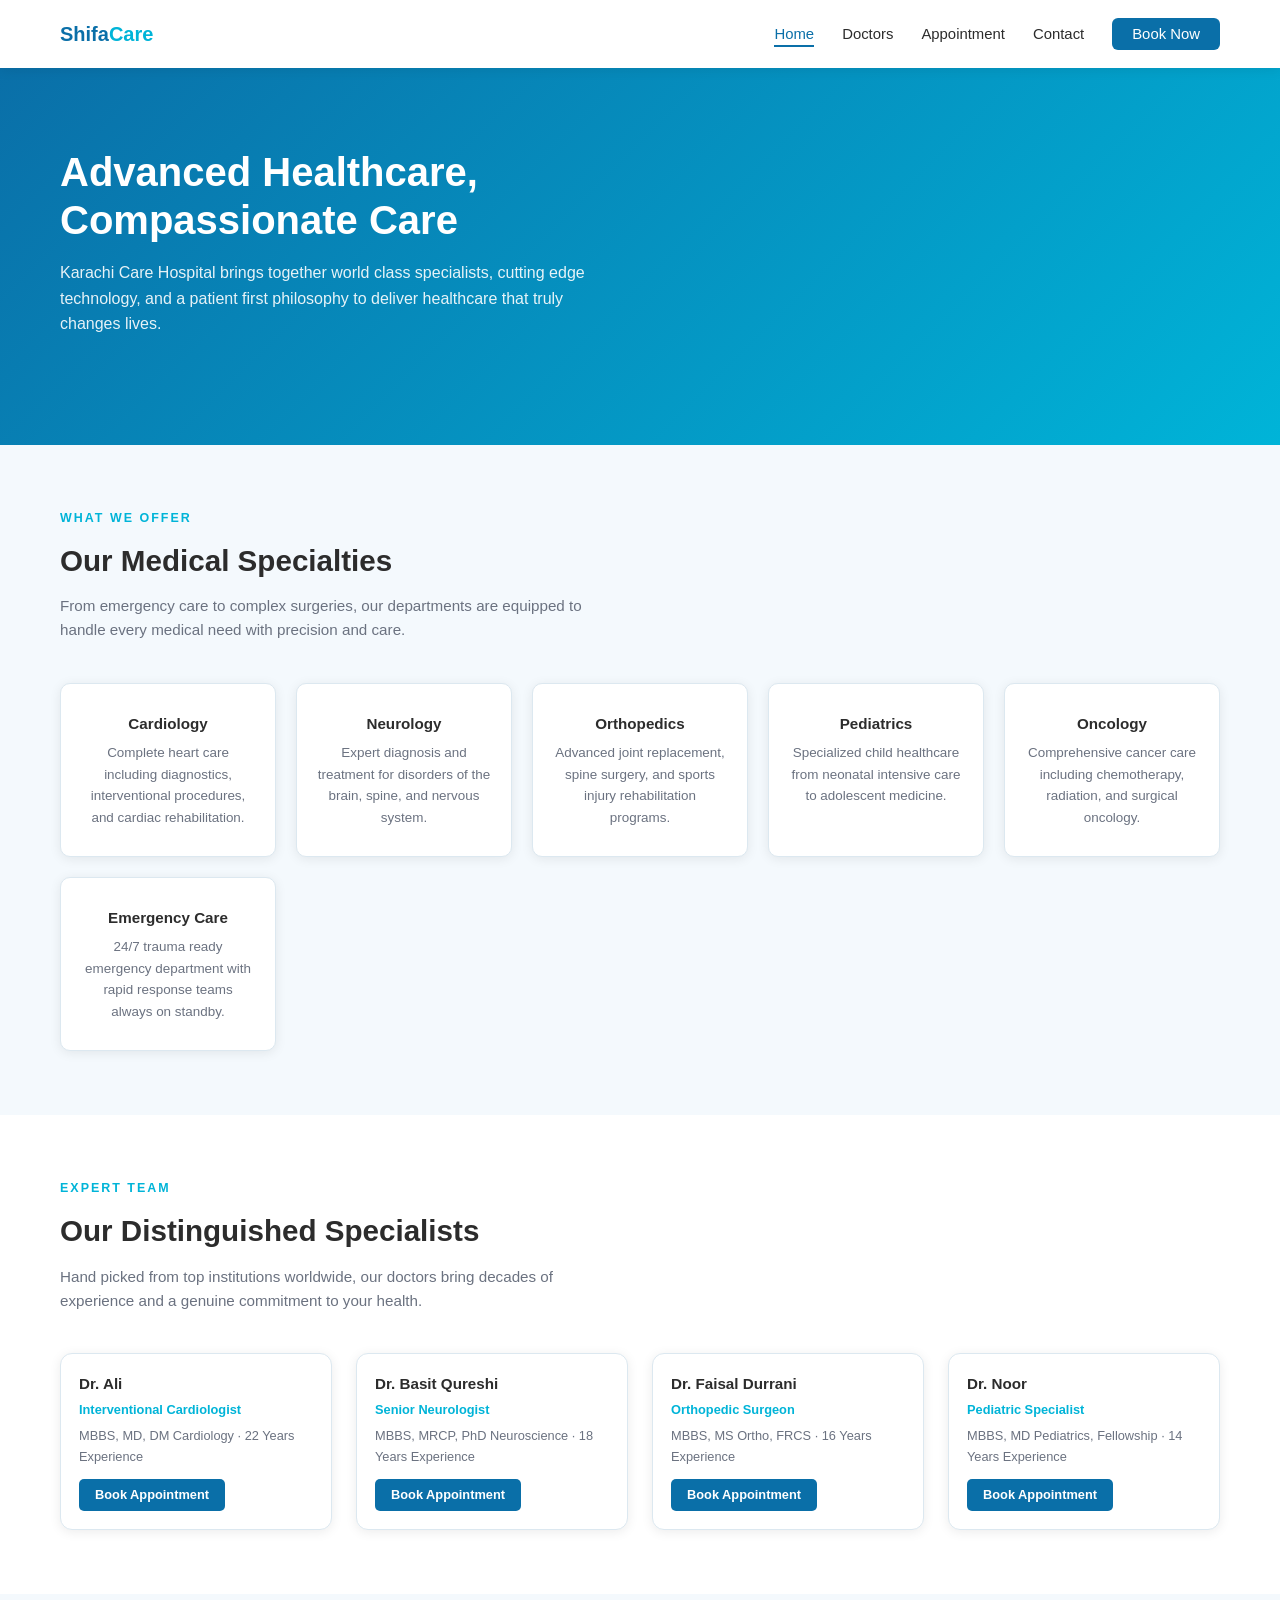
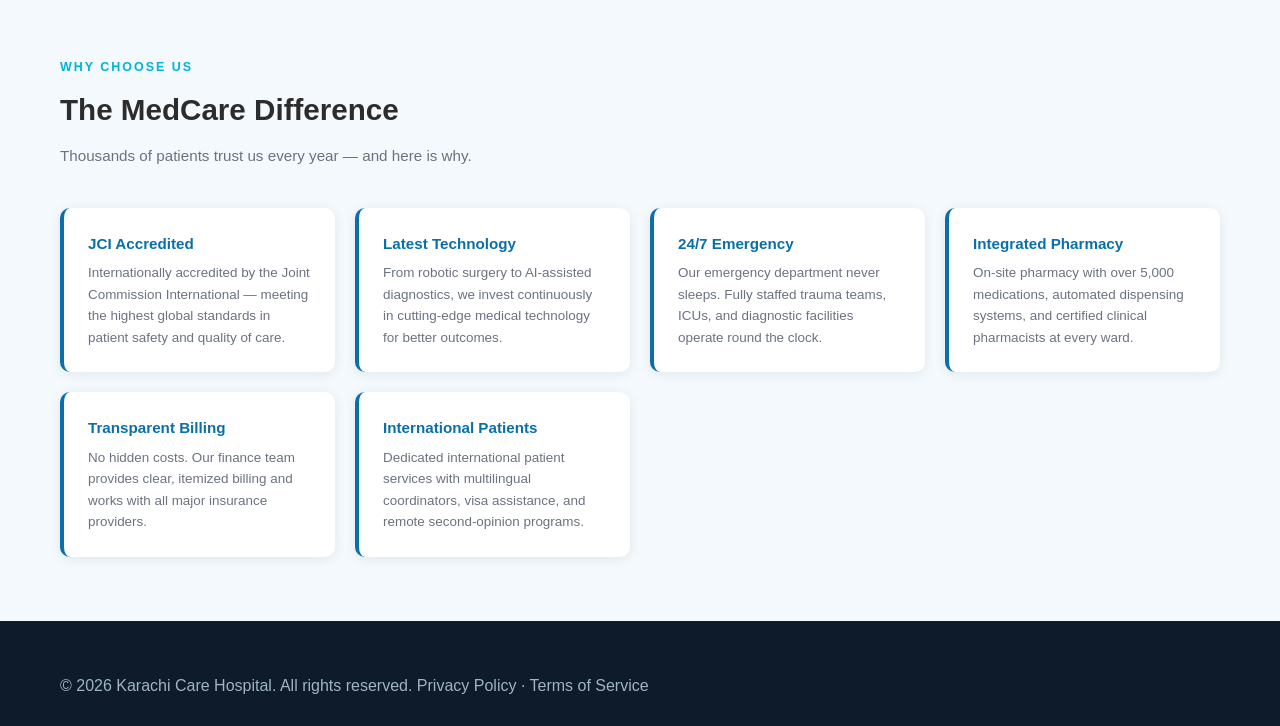
<file: index.html>
<!DOCTYPE html>
<html lang="en">
<head>
  <meta charset="UTF-8"/>
  <meta name="viewport" content="width=device-width, initial-scale=1.0"/>
  <title>Karachi Kids Hospital</title>
  <link rel="stylesheet" href="style.css"/>
</head>
<body>

  <nav>
    <a href="index.html" class="logo">

      <span class="logo-text">Shifa<span>Care</span></span>
    </a>
    <ul>
      <li><a href="index.html" class="active">Home</a></li>
      <li><a href="doctors.html">Doctors</a></li>
      <!-- <li><a href="appointment.html"></a></li> -->
      <li><a href="login.html">Appointment</a></li>
      <li><a href="contact.html">Contact</a></li>
<li><a href="login.html" class="nav-cta">Book Now</a></li>    </ul>
  </nav>



  <section class="hero">
    <div class="hero-content">
      <h1>Advanced Healthcare, Compassionate Care</h1>
      <p>Karachi Care Hospital brings together world class specialists, cutting edge technology, and a patient first philosophy to deliver healthcare that truly changes lives.</p>

      </div>
    </div>

  </section>

  <section class="services-bg">
    <div class="section-label">What We Offer</div>
    <div class="section-title">Our Medical Specialties</div>
    <p class="section-sub">From emergency care to complex surgeries, our departments are equipped to handle every medical need with precision and care.</p>
    <div class="services-grid">
      <div class="service-card">
        <h3>Cardiology</h3>
        <p>Complete heart care including diagnostics, interventional procedures, and cardiac rehabilitation.</p>
      </div>
      <div class="service-card">
        <h3>Neurology</h3>
        <p>Expert diagnosis and treatment for disorders of the brain, spine, and nervous system.</p>
      </div>
      <div class="service-card">
        <h3>Orthopedics</h3>
        <p>Advanced joint replacement, spine surgery, and sports injury rehabilitation programs.</p>
      </div>
      <div class="service-card">
        <h3>Pediatrics</h3>
        <p>Specialized child healthcare from neonatal intensive care to adolescent medicine.</p>
      </div>
      <div class="service-card">
        <h3>Oncology</h3>
        <p>Comprehensive cancer care including chemotherapy, radiation, and surgical oncology.</p>
      </div>
      <div class="service-card">
        <h3>Emergency Care</h3>
        <p>24/7 trauma ready emergency department with rapid response teams always on standby.</p>
      </div>
    </div>
  </section>

  <section>
    <div class="section-label">Expert Team</div>
    <div class="section-title">Our Distinguished Specialists</div>
    <p class="section-sub">Hand picked from top institutions worldwide, our doctors bring decades of experience and a genuine commitment to your health.</p>
    <div class="doctors-grid">
      <div class="doctor-card">
        <div class="doctor-info">
          <h3>Dr. Ali</h3>
          <div class="doctor-spec">Interventional Cardiologist</div>
          <p class="doctor-meta">MBBS, MD, DM Cardiology · 22 Years Experience</p>
          <a href="appointment.html" class="btn-sm">Book Appointment</a>
        </div>
      </div>
      <div class="doctor-card">
        <div class="doctor-info">
          <h3>Dr. Basit Qureshi</h3>
          <div class="doctor-spec">Senior Neurologist</div>
          <p class="doctor-meta">MBBS, MRCP, PhD Neuroscience · 18 Years Experience</p>
          <a href="appointment.html" class="btn-sm">Book Appointment</a>
        </div>
      </div>
      <div class="doctor-card">
        <div class="doctor-info">
          <h3>Dr. Faisal Durrani</h3>
          <div class="doctor-spec">Orthopedic Surgeon</div>
          <p class="doctor-meta">MBBS, MS Ortho, FRCS · 16 Years Experience</p>
          <a href="appointment.html" class="btn-sm">Book Appointment</a>
        </div>
      </div>
      <div class="doctor-card">
        <div class="doctor-info">
          <h3>Dr. Noor</h3>
          <div class="doctor-spec">Pediatric Specialist</div>
          <p class="doctor-meta">MBBS, MD Pediatrics, Fellowship · 14 Years Experience</p>
          <a href="appointment.html" class="btn-sm">Book Appointment</a>
        </div>
      </div>
    </div>
  </section>

  <section class="why-bg">
    <div class="section-label">Why Choose Us</div>
    <div class="section-title">The MedCare Difference</div>
    <p class="section-sub">Thousands of patients trust us every year — and here is why.</p>
    <div class="why-grid">
      <div class="why-card"><h3> JCI Accredited</h3><p>Internationally accredited by the Joint Commission International — meeting the highest global standards in patient safety and quality of care.</p></div>
      <div class="why-card"><h3> Latest Technology</h3><p>From robotic surgery to AI-assisted diagnostics, we invest continuously in cutting-edge medical technology for better outcomes.</p></div>
      <div class="why-card"><h3> 24/7 Emergency</h3><p>Our emergency department never sleeps. Fully staffed trauma teams, ICUs, and diagnostic facilities operate round the clock.</p></div>
      <div class="why-card"><h3> Integrated Pharmacy</h3><p>On-site pharmacy with over 5,000 medications, automated dispensing systems, and certified clinical pharmacists at every ward.</p></div>
      <div class="why-card"><h3> Transparent Billing</h3><p>No hidden costs. Our finance team provides clear, itemized billing and works with all major insurance providers.</p></div>
      <div class="why-card"><h3> International Patients</h3><p>Dedicated international patient services with multilingual coordinators, visa assistance, and remote second-opinion programs.</p></div>
    </div>
  </section>

  <footer>

      <span>© 2026 Karachi Care Hospital. All rights reserved.</span>
      <span>Privacy Policy · Terms of Service</span>
    </div>
  </footer>

  <!-- <script src="script.js"></script> -->
</body>
</html>
</file>
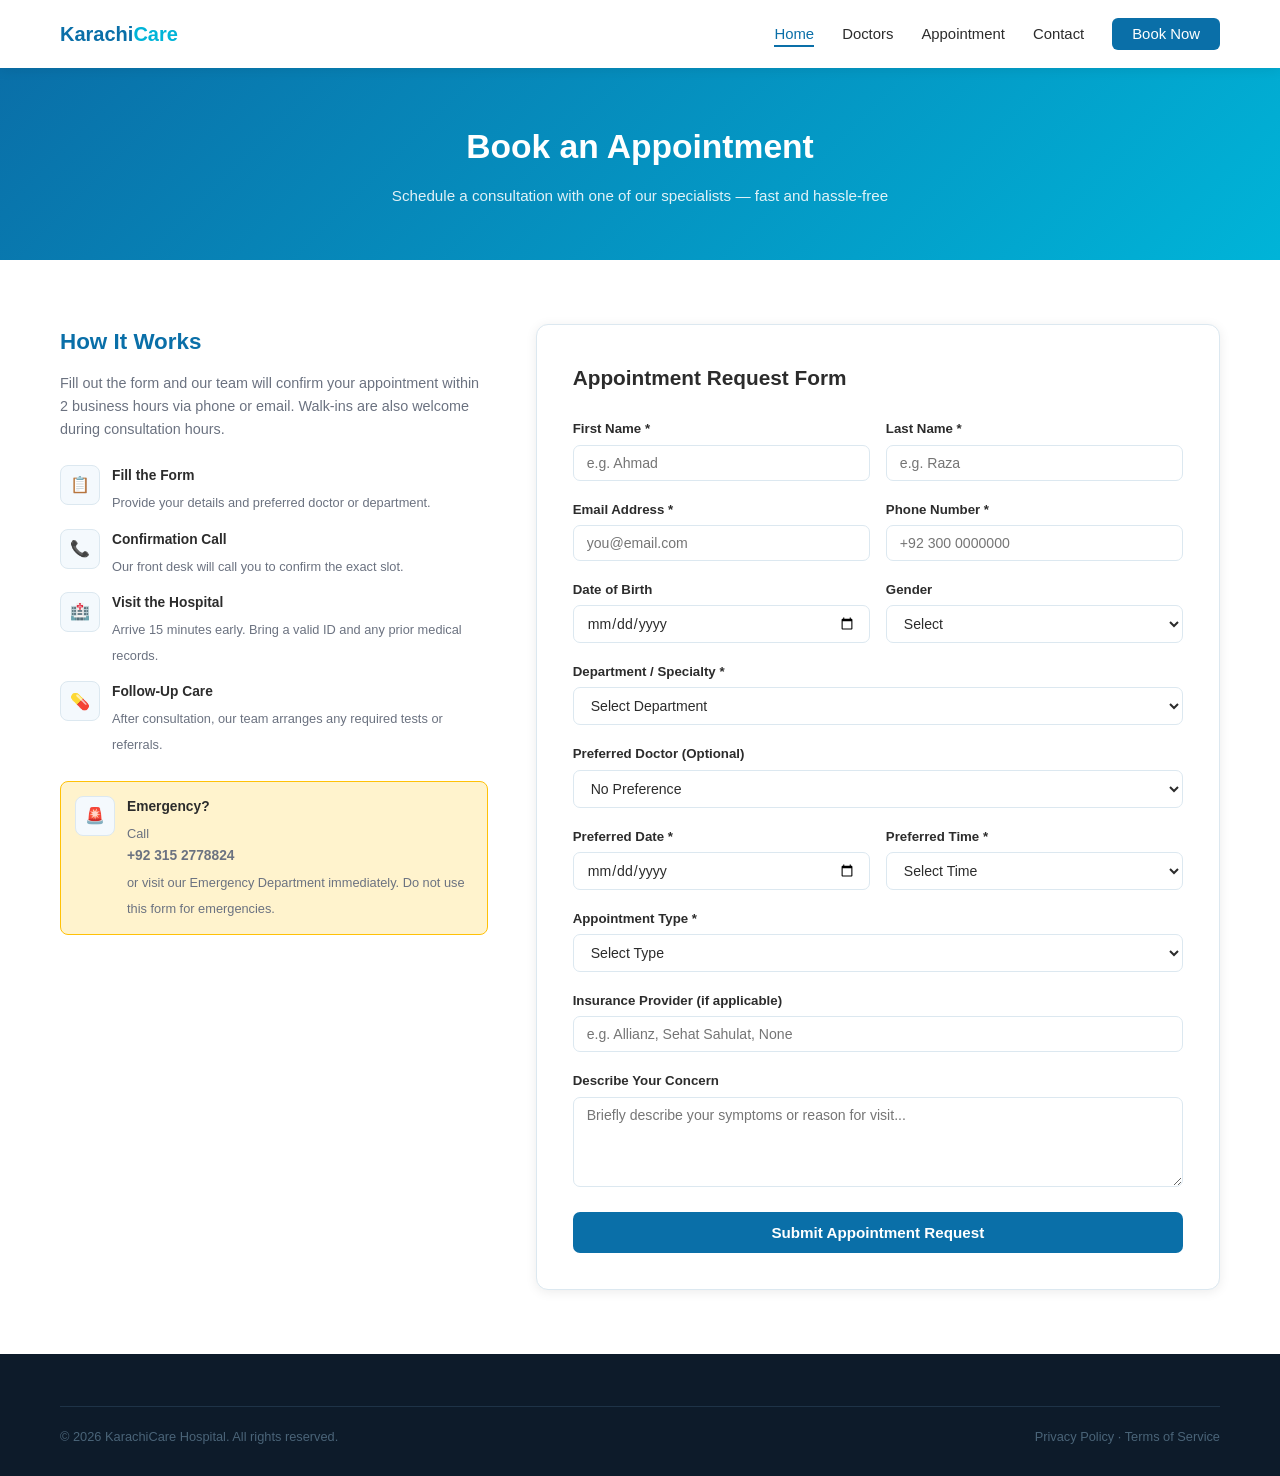
<file: appointment.html>
<!DOCTYPE html>
<html lang="en">
<head>
  <meta charset="UTF-8"/>
  <meta name="viewport" content="width=device-width, initial-scale=1.0"/>
  <title>Karachi Care Hospital</title>
  <link rel="stylesheet" href="style.css"/>
</head>
<body>

  <nav>
    <a href="index.html" class="logo">

      <span class="logo-text">Karachi<span>Care</span></span>
    </a>
    <ul>
      <li><a href="index.html" class="active">Home</a></li>
      <li><a href="doctors.html">Doctors</a></li>
      <!-- <li><a href="appointment.html"></a></li> -->
      <li><a href="login.html">Appointment</a></li>
      <li><a href="contact.html">Contact</a></li>
<li><a href="login.html" class="nav-cta">Book Now</a></li>    </ul>
  </nav>

  <div class="page-header">
    <h1>Book an Appointment</h1>
    <p>Schedule a consultation with one of our specialists — fast and hassle-free</p>
  </div>

  <section>
    <div class="appointment-wrapper">
      <div class="appt-info">
        <h2>How It Works</h2>
        <p>Fill out the form and our team will confirm your appointment within 2 business hours via phone or email. Walk-ins are also welcome during consultation hours.</p>
        <div class="info-items">
          <div class="info-item">
            <div class="icon">📋</div>
            <div>
              <strong>Fill the Form</strong>
              <span>Provide your details and preferred doctor or department.</span>
            </div>
          </div>
          <div class="info-item">
            <div class="icon">📞</div>
            <div>
              <strong>Confirmation Call</strong>
              <span>Our front desk will call you to confirm the exact slot.</span>
            </div>
          </div>
          <div class="info-item">
            <div class="icon">🏥</div>
            <div>
              <strong>Visit the Hospital</strong>
              <span>Arrive 15 minutes early. Bring a valid ID and any prior medical records.</span>
            </div>
          </div>
          <div class="info-item">
            <div class="icon">💊</div>
            <div>
              <strong>Follow-Up Care</strong>
              <span>After consultation, our team arranges any required tests or referrals.</span>
            </div>
          </div>
        </div>
        <div class="info-item" style="margin-top: 24px; background: #fff3cd; padding: 14px; border-radius: 8px; border: 1px solid #ffc107;">
          <div class="icon">🚨</div>
          <div>
            <strong>Emergency?</strong>
            <span>Call <strong>+92 315 2778824</strong> or visit our Emergency Department immediately. Do not use this form for emergencies.</span>
          </div>
        </div>
      </div>

      <div class="form-card">
        <h2>Appointment Request Form</h2>
        <form id="appointmentForm">
          <div class="form-row">
            <div class="form-group">
              <label for="fname">First Name *</label>
              <input type="text" id="fname" placeholder="e.g. Ahmad" required/>
            </div>
            <div class="form-group">
              <label for="lname">Last Name *</label>
              <input type="text" id="lname" placeholder="e.g. Raza" required/>
            </div>
          </div>
          <div class="form-row">
            <div class="form-group">
              <label for="email">Email Address *</label>
              <input type="email" id="email" placeholder="you@email.com" required/>
            </div>
            <div class="form-group">
              <label for="phone">Phone Number *</label>
              <input type="tel" id="phone" placeholder="+92 300 0000000" required/>
            </div>
          </div>
          <div class="form-row">
            <div class="form-group">
              <label for="dob">Date of Birth</label>
              <input type="date" id="dob"/>
            </div>
            <div class="form-group">
              <label for="gender">Gender</label>
              <select id="gender">
                <option value="">Select</option>
                <option>Male</option>
                <option>Female</option>
              </select>
            </div>
          </div>
          <div class="form-group">
            <label for="dept">Department / Specialty *</label>
            <select id="dept" required>
              <option value="">Select Department</option>
              <option>Cardiology</option>
              <option>Neurology</option>
              <option>Orthopedics</option>
              <option>Pediatrics</option>
              <option>Oncology</option>
              <option>General Medicine</option>
              <option>Gynecology & Obstetrics</option>
              <option>Dermatology</option>
              <option>Ophthalmology</option>
              <option>ENT (Ear, Nose & Throat)</option>
            </select>
          </div>
          <div class="form-group">
            <label for="doctor">Preferred Doctor (Optional)</label>
            <select id="doctor">
              <option value="">No Preference</option>
              <option>Dr. Ali — Cardiology</option>
              <option>Dr. Ameen — Cardiology</option>
              <option>Dr. Basit Qureshi — Neurology</option>
              <option>Dr. Rizwan — Neurosurgery</option>
              <option>Dr. Faisal Hameed — Orthopedics</option>
              <option>Dr. Nadia Shah — Orthopedics</option>
              <option>Dr. Noor — Pediatrics</option>
              <option>Dr. Imran Chaudhry — Oncology</option>
              <option>Dr. Malik — General Medicine</option>
            </select>
          </div>
          <div class="form-row">
            <div class="form-group">
              <label for="appt-date">Preferred Date *</label>
              <input type="date" id="appt-date" required/>
            </div>
            <div class="form-group">
              <label for="appt-time">Preferred Time *</label>
              <select id="appt-time" required>
                <option value="">Select Time</option>
                <option>8:00 AM – 9:00 AM</option>
                <option>9:00 AM – 10:00 AM</option>
                <option>10:00 AM – 11:00 AM</option>
                <option>11:00 AM – 12:00 PM</option>
                <option>12:00 PM – 1:00 PM</option>
                <option>2:00 PM – 3:00 PM</option>
                <option>3:00 PM – 4:00 PM</option>
                <option>4:00 PM – 5:00 PM</option>
              </select>
            </div>
          </div>
          <div class="form-group">
            <label for="appt-type">Appointment Type *</label>
            <select id="appt-type" required>
              <option value="">Select Type</option>
              <option>New Patient Consultation</option>
              <option>Follow-Up Visit</option>
              <option>Diagnostic / Lab Tests</option>
              <option>Surgical Consultation</option>
              <option>Second Opinion</option>
              <option>Preventive Health Checkup</option>
            </select>
          </div>
          <div class="form-group">
            <label for="insurance">Insurance Provider (if applicable)</label>
            <input type="text" id="insurance" placeholder="e.g. Allianz, Sehat Sahulat, None"/>
          </div>
          <div class="form-group">
            <label for="message">Describe Your Concern</label>
            <textarea id="message" placeholder="Briefly describe your symptoms or reason for visit..."></textarea>
          </div>
          <button type="submit" class="submit-btn">Submit Appointment Request</button>
          <div class="success-msg" id="successMsg">
            ✅ Your appointment request has been received! Our team will contact you within 2 hours to confirm your slot.
          </div>
        </form>
      </div>
    </div>
  </section>

  <footer>

    <div class="footer-bottom">
      <span>© 2026 KarachiCare Hospital. All rights reserved.</span>
      <span>Privacy Policy · Terms of Service</span>
    </div>
  </footer>

  <!-- <script src="script.js"></script> -->
</body>
</html>
</file>
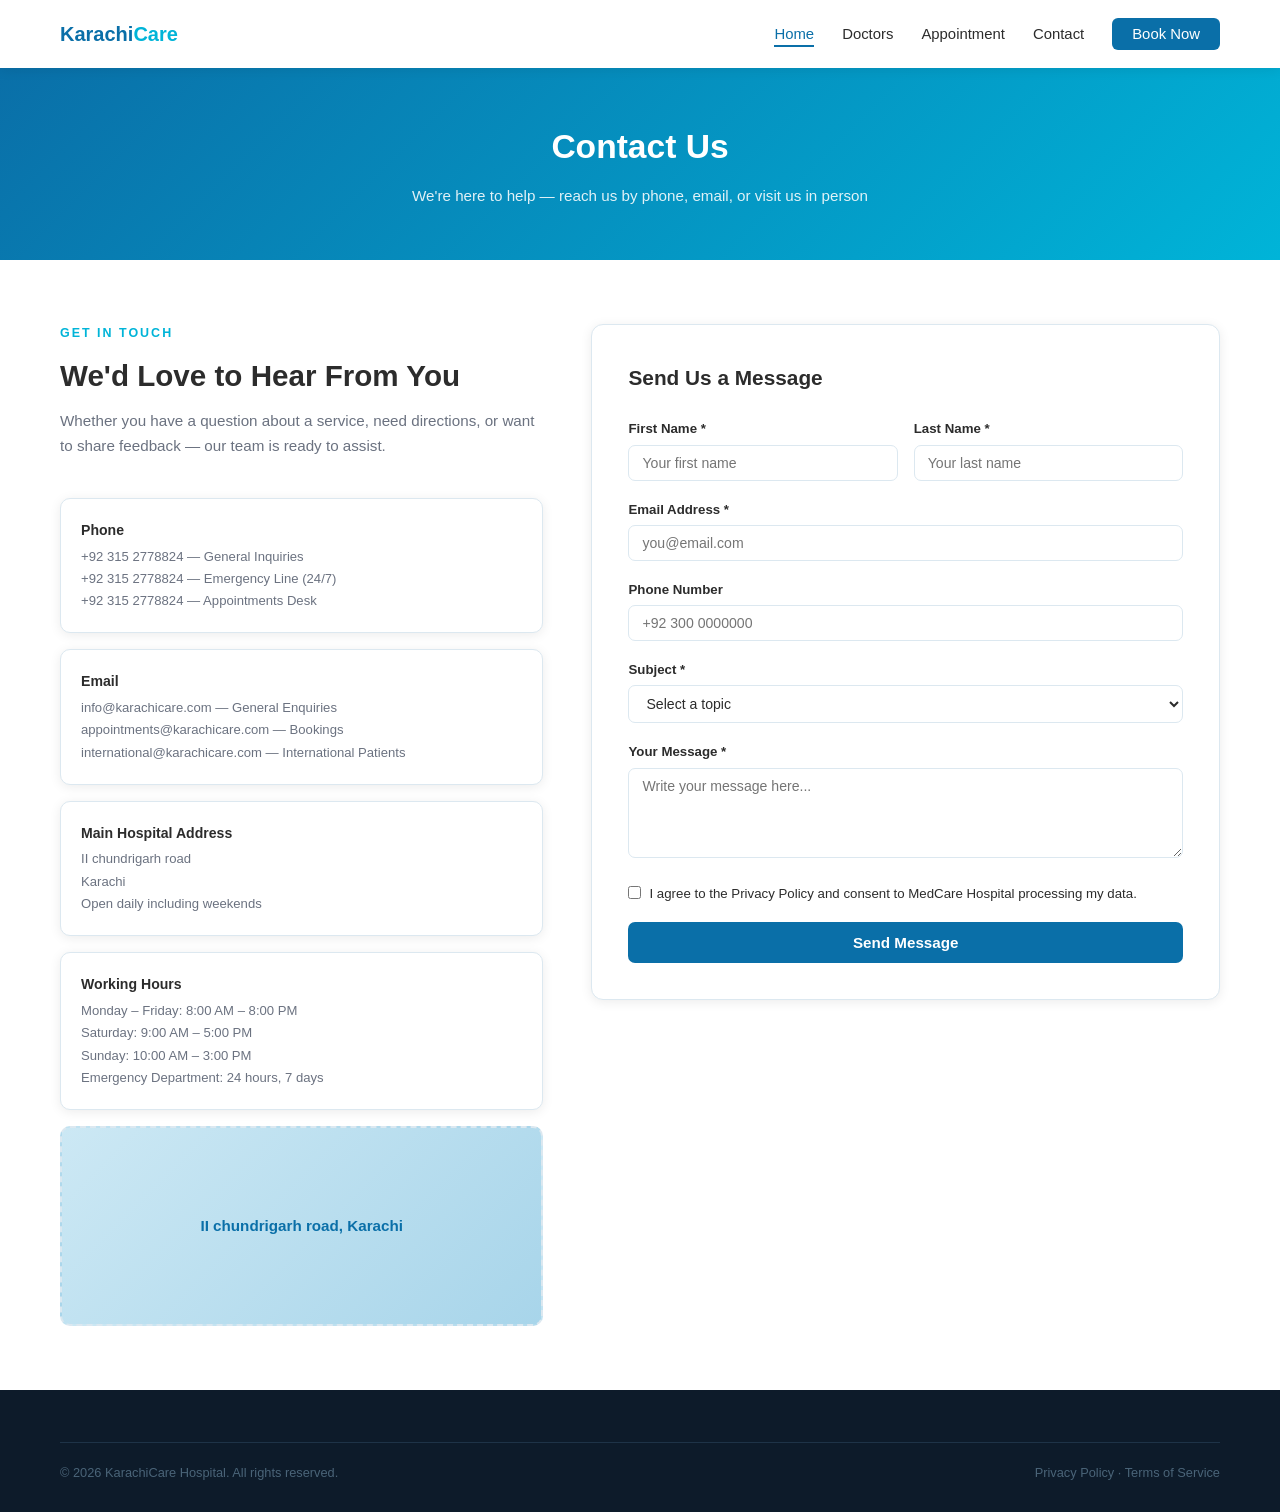
<file: contact.html>
<!DOCTYPE html>
<html lang="en">
<head>
  <meta charset="UTF-8"/>
  <meta name="viewport" content="width=device-width, initial-scale=1.0"/>
  <title>KarachiCare Hospital</title>
  <link rel="stylesheet" href="style.css"/>
</head>
<body>

  <nav>
    <a href="index.html" class="logo">

      <span class="logo-text">Karachi<span>Care</span></span>
    </a>
    <ul>
      <li><a href="index.html" class="active">Home</a></li>
      <li><a href="doctors.html">Doctors</a></li>
      <!-- <li><a href="appointment.html"></a></li> -->
      <li><a href="login.html">Appointment</a></li>
      <li><a href="contact.html">Contact</a></li>
<li><a href="login.html" class="nav-cta">Book Now</a></li>    </ul>
  </nav>

  <div class="page-header">
    <h1>Contact Us</h1>
    <p>We're here to help — reach us by phone, email, or visit us in person</p>
  </div>

  <section>
    <div class="contact-grid">
      <div>
        <div class="section-label">Get In Touch</div>
        <div class="section-title">We'd Love to Hear From You</div>
        <p class="section-sub">Whether you have a question about a service, need directions, or want to share feedback — our team is ready to assist.</p>

        <div class="contact-cards">
          <div class="contact-card">
            <div>
              <h4>Phone</h4>
              <a href="tel:+923152778824">+92 315 2778824 — General Inquiries</a>
              <a href="tel:+923152778824">+92 315 2778824 — Emergency Line (24/7)</a>
              <a href="tel:+923152778824">+92 315 2778824 — Appointments Desk</a>
            </div>
          </div>
          <div class="contact-card">
            <div>
              <h4>Email</h4>
              <a href="mailto:info@karachicare.com">info@karachicare.com — General Enquiries</a>
              <a href="mailto:appointments@karachicare.com">appointments@karachicare.com — Bookings</a>
              <a href="mailto:international@karachicare.com">international@karachicare.com — International Patients</a>
            </div>
          </div>
          <div class="contact-card">
            <div>
              <h4>Main Hospital Address</h4>
              <p>II chundrigarh road<br/>Karachi <br/>Open daily including weekends</p>
            </div>
          </div>
          <div class="contact-card">
            <div>
              <h4>Working Hours</h4>
              <p>
                Monday – Friday: 8:00 AM – 8:00 PM<br/>
                Saturday: 9:00 AM – 5:00 PM<br/>
                Sunday: 10:00 AM – 3:00 PM<br/>
                Emergency Department: 24 hours, 7 days
              </p>
            </div>
          </div>
        </div>

        <div class="map-placeholder">
           II chundrigarh road, Karachi
        </div>
      </div>

      <div>
        <div class="form-card">
          <h2>Send Us a Message</h2>
          <form id="contactForm">
            <div class="form-row">
              <div class="form-group">
                <label for="c-fname">First Name *</label>
                <input type="text" id="c-fname" placeholder="Your first name" required/>
              </div>
              <div class="form-group">
                <label for="c-lname">Last Name *</label>
                <input type="text" id="c-lname" placeholder="Your last name" required/>
              </div>
            </div>
            <div class="form-group">
              <label for="c-email">Email Address *</label>
              <input type="email" id="c-email" placeholder="you@email.com" required/>
            </div>
            <div class="form-group">
              <label for="c-phone">Phone Number</label>
              <input type="tel" id="c-phone" placeholder="+92 300 0000000"/>
            </div>
            <div class="form-group">
              <label for="c-subject">Subject *</label>
              <select id="c-subject" required>
                <option value="">Select a topic</option>
                <option>General Inquiry</option>
                <option>Appointment Information</option>
                <option>Billing & Insurance</option>
                <option>Medical Records Request</option>
                <option>Patient Feedback / Complaint</option>
                <option>International Patient Services</option>
                <option>Media & Press Inquiry</option>
                <option>Career / Job Application</option>
                <option>Other</option>
              </select>
            </div>
            <div class="form-group">
              <label for="c-msg">Your Message *</label>
              <textarea id="c-msg" placeholder="Write your message here..." required></textarea>
            </div>
            <div class="form-group">
              <label style="display:flex; align-items:flex-start; gap:8px; font-weight:400; cursor:pointer;">
                <input type="checkbox" required style="width:auto; margin-top:3px;"/>
                I agree to the Privacy Policy and consent to MedCare Hospital processing my data.
              </label>
            </div>
            <button type="submit" class="submit-btn">Send Message</button>
            <div class="success-msg" id="contactSuccess">
             Thank you for reaching out! A member of our team will respond within 1 business day.
            </div>
          </form>
        </div>
      </div>
    </div>
  </section>

  

  <footer>
 
    <div class="footer-bottom">
      <span>© 2026 KarachiCare Hospital. All rights reserved.</span>
      <span>Privacy Policy · Terms of Service</span>
    </div>
  </footer>

  <!-- <script src="script.js"></script> -->
</body>
</html>
</file>
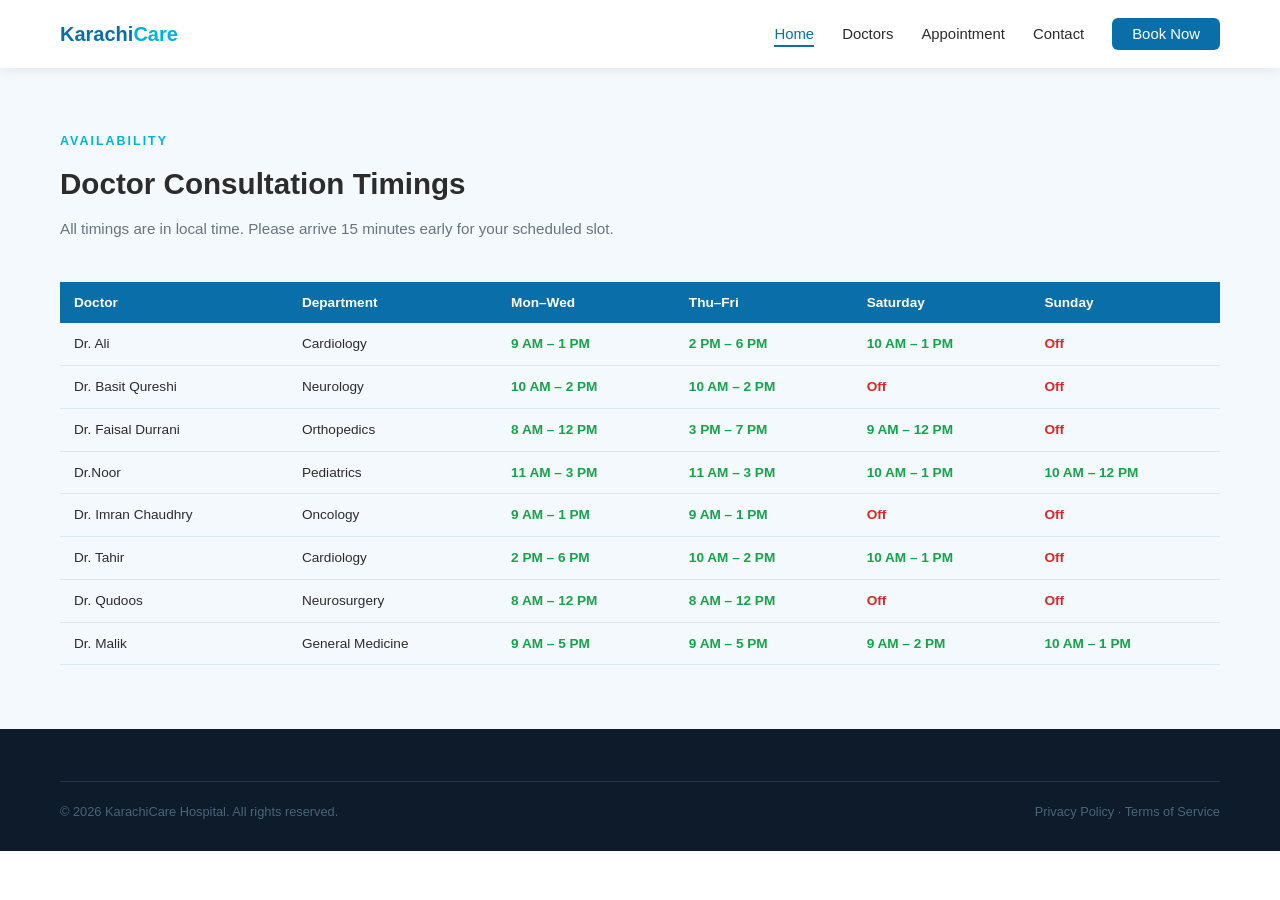
<file: doctors.html>
<!DOCTYPE html>
<html lang="en">
<head>
  <meta charset="UTF-8"/>
  <meta name="viewport" content="width=device-width, initial-scale=1.0"/>
  <title>Karachi Care Hospital</title>
  <link rel="stylesheet" href="style.css"/>
</head>
<body>

  <nav>
    <a href="index.html" class="logo">

      <span class="logo-text">Karachi<span>Care</span></span>
    </a>
    <ul>
      <li><a href="index.html" class="active">Home</a></li>
      <li><a href="doctors.html">Doctors</a></li>
      <!-- <li><a href="appointment.html"></a></li> -->
      <li><a href="login.html">Appointment</a></li>
      <li><a href="contact.html">Contact</a></li>
<li><a href="login.html" class="nav-cta">Book Now</a></li>    </ul>
  </nav>

 

  <section class="services-bg">
    <div class="section-label">Availability</div>
    <div class="section-title">Doctor Consultation Timings</div>
    <p class="section-sub">All timings are in local time. Please arrive 15 minutes early for your scheduled slot.</p>
    <table class="timing-table">
      <thead>
        <tr>
          <th>Doctor</th>
          <th>Department</th>
          <th>Mon–Wed</th>
          <th>Thu–Fri</th>
          <th>Saturday</th>
          <th>Sunday</th>
        </tr>
      </thead>
      <tbody>
        <tr>
          <td>Dr. Ali</td><td>Cardiology</td>
          <td class="available">9 AM – 1 PM</td>
          <td class="available">2 PM – 6 PM</td>
          <td class="available">10 AM – 1 PM</td>
          <td class="unavailable">Off</td>
        </tr>
        <tr>
          <td>Dr. Basit Qureshi</td><td>Neurology</td>
          <td class="available">10 AM – 2 PM</td>
          <td class="available">10 AM – 2 PM</td>
          <td class="unavailable">Off</td>
          <td class="unavailable">Off</td>
        </tr>
        <tr>
          <td>Dr. Faisal Durrani</td><td>Orthopedics</td>
          <td class="available">8 AM – 12 PM</td>
          <td class="available">3 PM – 7 PM</td>
          <td class="available">9 AM – 12 PM</td>
          <td class="unavailable">Off</td>
        </tr>
        <tr>
          <td>Dr.Noor</td><td>Pediatrics</td>
          <td class="available">11 AM – 3 PM</td>
          <td class="available">11 AM – 3 PM</td>
          <td class="available">10 AM – 1 PM</td>
          <td class="available">10 AM – 12 PM</td>
        </tr>
        <tr>
          <td>Dr. Imran Chaudhry</td><td>Oncology</td>
          <td class="available">9 AM – 1 PM</td>
          <td class="available">9 AM – 1 PM</td>
          <td class="unavailable">Off</td>
          <td class="unavailable">Off</td>
        </tr>
        <tr>
          <td>Dr. Tahir</td><td>Cardiology</td>
          <td class="available">2 PM – 6 PM</td>
          <td class="available">10 AM – 2 PM</td>
          <td class="available">10 AM – 1 PM</td>
          <td class="unavailable">Off</td>
        </tr>
        <tr>
          <td>Dr. Qudoos</td><td>Neurosurgery</td>
          <td class="available">8 AM – 12 PM</td>
          <td class="available">8 AM – 12 PM</td>
          <td class="unavailable">Off</td>
          <td class="unavailable">Off</td>
        </tr>
        <tr>
          <td>Dr. Malik</td><td>General Medicine</td>
          <td class="available">9 AM – 5 PM</td>
          <td class="available">9 AM – 5 PM</td>
          <td class="available">9 AM – 2 PM</td>
          <td class="available">10 AM – 1 PM</td>
        </tr>
      </tbody>
    </table>
  </section>

  <footer>

    <div class="footer-bottom">
      <span>© 2026 KarachiCare Hospital. All rights reserved.</span>
      <span>Privacy Policy · Terms of Service</span>
    </div>
  </footer>

  <!-- <script src="script.js"></script> -->
</body>
</html>
</file>
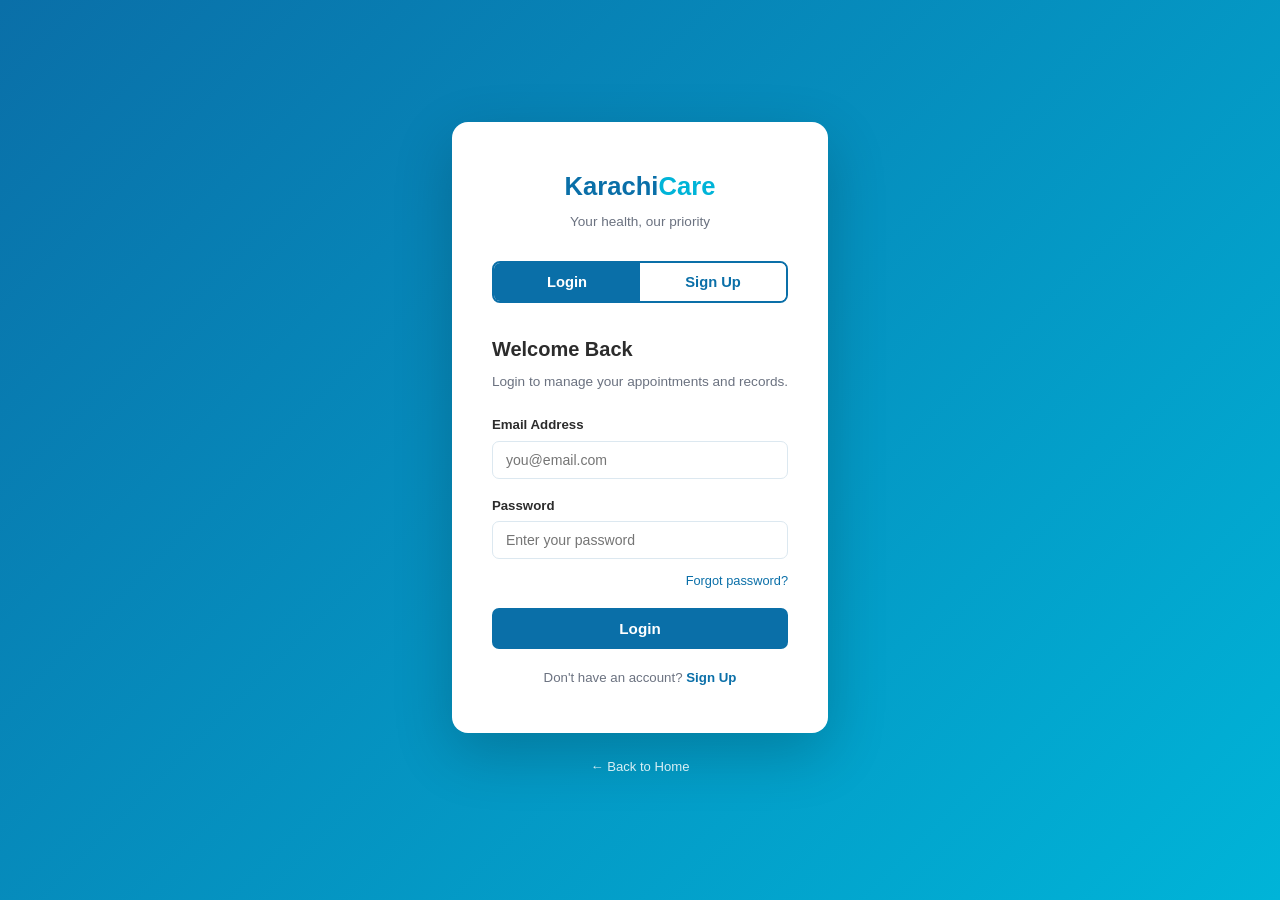
<file: login.html>
<!DOCTYPE html>
<html lang="en">
<head>
  <meta charset="UTF-8"/>
  <meta name="viewport" content="width=device-width, initial-scale=1.0"/>
  <title>Karachi Care Hospital — Login</title>
  <link rel="stylesheet" href="style.css"/>
  <style>
    .auth-page {
      min-height: 100vh;
      background: linear-gradient(135deg, #0a6fa8 0%, #00b4d8 100%);
      display: flex;
      align-items: center;
      justify-content: center;
      padding: 40px 20px;
    }

    .auth-box {
      background: #ffffff;
      border-radius: 16px;
      padding: 44px 40px;
      width: 100%;
      max-width: 460px;
      box-shadow: 0 20px 60px rgba(0, 0, 0, 0.2);
    }

    .auth-logo {
      text-align: center;
      margin-bottom: 28px;
    }

    .auth-logo .logo-text {
      font-size: 1.6rem;
      font-weight: 800;
      color: #0a6fa8;
    }

    .auth-logo .logo-text span {
      color: #00b4d8;
    }

    .auth-logo p {
      font-size: 0.85rem;
      color: #6b7280;
      margin-top: 4px;
    }

    .auth-tabs {
      display: flex;
      border-radius: 8px;
      overflow: hidden;
      border: 2px solid #0a6fa8;
      margin-bottom: 30px;
    }

    .tab-btn {
      flex: 1;
      padding: 11px;
      border: none;
      background: white;
      color: #0a6fa8;
      font-weight: 700;
      font-size: 0.92rem;
      cursor: pointer;
      transition: all 0.2s;
      font-family: 'Segoe UI', Tahoma, Geneva, Verdana, sans-serif;
    }

    .tab-btn.active {
      background: #0a6fa8;
      color: white;
    }

    .auth-form { display: none; }
    .auth-form.active { display: block; }

    .auth-form h2 {
      font-size: 1.25rem;
      font-weight: 800;
      color: #2c2c2c;
      margin-bottom: 6px;
    }

    .auth-form p.sub {
      font-size: 0.85rem;
      color: #6b7280;
      margin-bottom: 22px;
    }

    .form-group {
      margin-bottom: 16px;
    }

    .form-group label {
      display: block;
      font-size: 0.83rem;
      font-weight: 600;
      margin-bottom: 5px;
      color: #2c2c2c;
    }

    .form-group input {
      width: 100%;
      padding: 10px 13px;
      border: 1.5px solid #dce8f0;
      border-radius: 7px;
      font-size: 0.88rem;
      color: #2c2c2c;
      font-family: 'Segoe UI', Tahoma, Geneva, Verdana, sans-serif;
      background: #ffffff;
      transition: border-color 0.2s;
      box-sizing: border-box;
    }

    .form-group input:focus {
      outline: none;
      border-color: #0a6fa8;
    }

    .form-row-auth {
      display: grid;
      grid-template-columns: 1fr 1fr;
      gap: 14px;
    }

    .forgot {
      text-align: right;
      margin-top: -8px;
      margin-bottom: 16px;
    }

    .forgot a {
      font-size: 0.8rem;
      color: #0a6fa8;
      text-decoration: none;
    }

    .forgot a:hover { text-decoration: underline; }

    .submit-btn {
      width: 100%;
      padding: 12px;
      background: #0a6fa8;
      color: white;
      border: none;
      border-radius: 7px;
      font-size: 0.95rem;
      font-weight: 700;
      cursor: pointer;
      transition: background 0.2s, transform 0.2s;
      font-family: 'Segoe UI', Tahoma, Geneva, Verdana, sans-serif;
    }

    .submit-btn:hover {
      background: #084e78;
      transform: translateY(-1px);
    }

    .divider {
      text-align: center;
      margin: 18px 0;
      font-size: 0.82rem;
      color: #9ca3af;
      position: relative;
    }

    .divider::before,
    .divider::after {
      content: '';
      position: absolute;
      top: 50%;
      width: 42%;
      height: 1px;
      background: #dce8f0;
    }

    .divider::before { left: 0; }
    .divider::after { right: 0; }

    .switch-text {
      text-align: center;
      font-size: 0.83rem;
      color: #6b7280;
      margin-top: 18px;
    }

    .switch-text a {
      color: #0a6fa8;
      font-weight: 700;
      text-decoration: none;
      cursor: pointer;
    }

    .switch-text a:hover { text-decoration: underline; }

    .terms {
      font-size: 0.78rem;
      color: #9ca3af;
      text-align: center;
      margin-top: 14px;
      line-height: 1.6;
    }

    .terms a { color: #0a6fa8; text-decoration: none; }

    .back-home {
      text-align: center;
      margin-top: 20px;
    }

    .back-home a {
      font-size: 0.82rem;
      color: rgba(255,255,255,0.85);
      text-decoration: none;
      display: inline-flex;
      align-items: center;
      gap: 5px;
      transition: color 0.2s;
    }

    .back-home a:hover { color: white; }

    @media (max-width: 500px) {
      .auth-box { padding: 32px 22px; }
      .form-row-auth { grid-template-columns: 1fr; }
    }
  </style>
</head>
<body>

  <div class="auth-page">
    <div>
      <div class="auth-box">

        <div class="auth-logo">
          <div class="logo-text">Karachi<span>Care</span></div>
          <p>Your health, our priority</p>
        </div>

        <div class="auth-tabs">
          <button class="tab-btn active" onclick="switchTab('login')">Login</button>
          <button class="tab-btn" onclick="switchTab('signup')">Sign Up</button>
        </div>

        <!-- LOGIN FORM -->
        <div class="auth-form active" id="loginForm">
          <h2>Welcome Back</h2>
          <p class="sub">Login to manage your appointments and records.</p>

          <div class="form-group">
            <label for="login-email">Email Address</label>
            <input type="email" id="login-email" placeholder="you@email.com"/>
          </div>

          <div class="form-group">
            <label for="login-pass">Password</label>
            <input type="password" id="login-pass" placeholder="Enter your password"/>
          </div>

          <div class="forgot">
            <a href="#">Forgot password?</a>
          </div>

          <button class="submit-btn" onclick="goToAppointment()">Login</button>

          <div class="switch-text">
            Don't have an account? <a onclick="switchTab('signup')">Sign Up</a>
          </div>
        </div>

        <!-- SIGNUP FORM -->
        <div class="auth-form" id="signupForm">
          <h2>Create Account</h2>
          <p class="sub">Sign up to book appointments quickly and easily.</p>

          <div class="form-row-auth">
            <div class="form-group">
              <label for="signup-fname">First Name</label>
              <input type="text" id="signup-fname" placeholder="Ahmad"/>
            </div>
            <div class="form-group">
              <label for="signup-lname">Last Name</label>
              <input type="text" id="signup-lname" placeholder="Raza"/>
            </div>
          </div>

          <div class="form-group">
            <label for="signup-email">Email Address</label>
            <input type="email" id="signup-email" placeholder="you@email.com"/>
          </div>

          <div class="form-group">
            <label for="signup-phone">Phone Number</label>
            <input type="tel" id="signup-phone" placeholder="+92 300 0000000"/>
          </div>

          <div class="form-group">
            <label for="signup-pass">Password</label>
            <input type="password" id="signup-pass" placeholder="Create a password"/>
          </div>

          <div class="form-group">
            <label for="signup-confirm">Confirm Password</label>
            <input type="password" id="signup-confirm" placeholder="Repeat your password"/>
          </div>

          <button class="submit-btn" onclick="goToAppointment()">Create Account</button>

          <p class="terms">
            By signing up you agree to our <a href="#">Terms of Service</a> and <a href="#">Privacy Policy</a>.
          </p>

          <div class="switch-text">
            Already have an account? <a onclick="switchTab('login')">Login</a>
          </div>
        </div>

      </div>

      <div class="back-home">
        <a href="index.html">&#8592; Back to Home</a>
      </div>
    </div>
  </div>

  <script>
    function switchTab(tab) {
      const loginForm = document.getElementById('loginForm');
      const signupForm = document.getElementById('signupForm');
      const tabs = document.querySelectorAll('.tab-btn');

      if (tab === 'login') {
        loginForm.classList.add('active');
        signupForm.classList.remove('active');
        tabs[0].classList.add('active');
        tabs[1].classList.remove('active');
      } else {
        signupForm.classList.add('active');
        loginForm.classList.remove('active');
        tabs[1].classList.add('active');
        tabs[0].classList.remove('active');
      }
    }

    function goToAppointment() {
      window.location.href = 'appointment.html';
    }
  </script>

</body>
</html>
</file>
<file: style.css>
* { margin: 0; padding: 0; box-sizing: border-box; }

body {
  font-family: 'Segoe UI', Tahoma, Geneva, Verdana, sans-serif;
  color: #2c2c2c;
  background: #ffffff;
  line-height: 1.6;
}

nav {
  background: #ffffff;
  padding: 0 60px;
  display: flex;
  align-items: center;
  justify-content: space-between;
  height: 68px;
  box-shadow: 0 2px 12px rgba(0,0,0,0.08);
  position: sticky;
  top: 0;
  z-index: 999;
}

.logo {
  display: flex;
  align-items: center;
  gap: 10px;
  text-decoration: none;
}

.logo-icon {
  width: 38px;
  height: 38px;
  background: #0a6fa8;
  border-radius: 8px;
  display: flex;
  align-items: center;
  justify-content: center;
  color: white;
  font-size: 20px;
  font-weight: bold;
}

.logo-text {
  font-size: 1.25rem;
  font-weight: 700;
  color: #0a6fa8;
}

.logo-text span { color: #00b4d8; }

nav ul {
  list-style: none;
  display: flex;
  align-items: center;
  gap: 28px;
}

nav ul li a {
  text-decoration: none;
  color: #2c2c2c;
  font-weight: 500;
  font-size: 0.93rem;
  padding-bottom: 3px;
  border-bottom: 2px solid transparent;
  transition: color 0.2s, border-color 0.2s;
}

nav ul li a:hover,
nav ul li a.active {
  color: #0a6fa8;
  border-bottom-color: #0a6fa8;
}

.nav-cta {
  background: #0a6fa8 !important;
  color: white !important;
  padding: 8px 20px;
  border-radius: 6px;
  border-bottom: none !important;
}

.nav-cta:hover { background: #084e78 !important; }

.hamburger {
  display: none;
  font-size: 1.5rem;
  cursor: pointer;
  color: #0a6fa8;
}

.announcement {
  background: #084e78;
  color: white;
  padding: 12px 60px;
  display: flex;
  align-items: center;
  justify-content: space-between;
  gap: 16px;
  flex-wrap: wrap;
  font-size: 0.9rem;
}

.announcement strong { color: #90e0ef; }

.announcement a {
  color: white;
  background: rgba(255,255,255,0.2);
  padding: 6px 16px;
  border-radius: 5px;
  text-decoration: none;
  font-weight: 600;
  font-size: 0.85rem;
  white-space: nowrap;
}

.hero {
  background: linear-gradient(135deg, #0a6fa8 0%, #00b4d8 100%);
  color: white;
  padding: 80px 60px;
  display: flex;
  align-items: center;
  justify-content: space-between;
  gap: 40px;
}

.hero-content { max-width: 540px; }

.hero-badge {
  display: inline-block;
  background: rgba(255,255,255,0.2);
  padding: 5px 14px;
  border-radius: 20px;
  font-size: 0.82rem;
  margin-bottom: 18px;
}

.hero h1 {
  font-size: 2.5rem;
  font-weight: 800;
  line-height: 1.2;
  margin-bottom: 16px;
}

.hero p {
  font-size: 1rem;
  opacity: 0.9;
  margin-bottom: 28px;
}

.hero-btns { display: flex; gap: 14px; flex-wrap: wrap; }

.btn-primary {
  background: white;
  color: #0a6fa8;
  padding: 11px 26px;
  border-radius: 7px;
  font-weight: 700;
  text-decoration: none;
  font-size: 0.92rem;
  transition: box-shadow 0.2s, transform 0.2s;
}

.btn-primary:hover {
  transform: translateY(-2px);
  box-shadow: 0 6px 18px rgba(0,0,0,0.15);
}

.btn-outline {
  background: transparent;
  color: white;
  padding: 11px 26px;
  border-radius: 7px;
  font-weight: 600;
  text-decoration: none;
  font-size: 0.92rem;
  border: 2px solid rgba(255,255,255,0.65);
  transition: background 0.2s;
}

.btn-outline:hover { background: rgba(255,255,255,0.15); }

.hero-stats {
  display: grid;
  grid-template-columns: 1fr 1fr;
  gap: 16px;
  background: rgba(255,255,255,0.15);
  padding: 32px;
  border-radius: 14px;
  backdrop-filter: blur(8px);
  min-width: 280px;
}

.hero-stats .stat h3 {
  font-size: 1.8rem;
  font-weight: 800;
  margin-bottom: 2px;
}

.hero-stats .stat p {
  font-size: 0.82rem;
  opacity: 0.85;
  margin: 0;
}

section {
  padding: 64px 60px;
}

.section-label {
  font-size: 0.78rem;
  font-weight: 700;
  letter-spacing: 2px;
  text-transform: uppercase;
  color: #00b4d8;
  margin-bottom: 8px;
}

.section-title {
  font-size: 1.85rem;
  font-weight: 800;
  color: #2c2c2c;
  margin-bottom: 10px;
}

.section-sub {
  color: #6b7280;
  font-size: 0.95rem;
  max-width: 560px;
  margin-bottom: 40px;
}

.services-bg { background: #f4f9fd; }

.services-grid {
  display: grid;
  grid-template-columns: repeat(auto-fit, minmax(200px, 1fr));
  gap: 20px;
}

.service-card {
  background: white;
  border-radius: 10px;
  padding: 28px 20px;
  text-align: center;
  box-shadow: 0 2px 12px rgba(0,0,0,0.08);
  border: 1px solid #dce8f0;
  transition: transform 0.2s, box-shadow 0.2s;
}

.service-card:hover {
  transform: translateY(-4px);
  box-shadow: 0 8px 24px rgba(10,111,168,0.1);
}

.service-icon {
  width: 58px;
  height: 58px;
  background: linear-gradient(135deg, #0a6fa8, #00b4d8);
  border-radius: 50%;
  display: flex;
  align-items: center;
  justify-content: center;
  margin: 0 auto 16px;
  font-size: 1.6rem;
}

.service-card h3 { font-size: 0.95rem; font-weight: 700; margin-bottom: 6px; }
.service-card p { font-size: 0.84rem; color: #6b7280; }

.doctors-grid {
  display: grid;
  grid-template-columns: repeat(auto-fit, minmax(220px, 1fr));
  gap: 24px;
}

.doctor-card {
  background: white;
  border-radius: 12px;
  overflow: hidden;
  box-shadow: 0 2px 12px rgba(0,0,0,0.08);
  border: 1px solid #dce8f0;
  transition: transform 0.2s;
}

.doctor-card:hover { transform: translateY(-4px); }

.doctor-img {
  height: 180px;
  background: linear-gradient(135deg, #cce8f4, #a8d5ea);
  display: flex;
  align-items: center;
  justify-content: center;
  font-size: 4.5rem;
}

.doctor-info { padding: 18px; }
.doctor-info h3 { font-size: 0.95rem; font-weight: 700; margin-bottom: 3px; }
.doctor-spec { font-size: 0.8rem; color: #00b4d8; font-weight: 600; margin-bottom: 6px; }
.doctor-meta { font-size: 0.8rem; color: #6b7280; margin-bottom: 12px; }

.btn-sm {
  display: inline-block;
  background: #0a6fa8;
  color: white;
  padding: 6px 16px;
  border-radius: 5px;
  font-size: 0.8rem;
  font-weight: 600;
  text-decoration: none;
  transition: background 0.2s;
}

.btn-sm:hover { background: #084e78; }

.why-bg { background: #f4f9fd; }

.why-grid {
  display: grid;
  grid-template-columns: repeat(auto-fit, minmax(220px, 1fr));
  gap: 20px;
}

.why-card {
  background: white;
  border-radius: 10px;
  padding: 24px;
  border-left: 4px solid #0a6fa8;
  box-shadow: 0 2px 12px rgba(0,0,0,0.08);
}

.why-card h3 { font-size: 0.95rem; font-weight: 700; margin-bottom: 6px; color: #0a6fa8; }
.why-card p { font-size: 0.84rem; color: #6b7280; }

.page-header {
  background: linear-gradient(135deg, #0a6fa8, #00b4d8);
  color: white;
  padding: 52px 60px;
  text-align: center;
}

.page-header h1 { font-size: 2.1rem; font-weight: 800; margin-bottom: 10px; }
.page-header p { font-size: 0.95rem; opacity: 0.88; }

.filters {
  display: flex;
  gap: 10px;
  flex-wrap: wrap;
  margin-bottom: 36px;
}

.filter-btn {
  padding: 7px 18px;
  border-radius: 20px;
  border: 2px solid #dce8f0;
  background: white;
  color: #2c2c2c;
  font-size: 0.84rem;
  font-weight: 600;
  cursor: pointer;
  transition: all 0.2s;
}

.filter-btn:hover,
.filter-btn.active {
  background: #0a6fa8;
  color: white;
  border-color: #0a6fa8;
}

.timing-table {
  width: 100%;
  border-collapse: collapse;
  font-size: 0.85rem;
}

.timing-table th {
  background: #0a6fa8;
  color: white;
  padding: 10px 14px;
  text-align: left;
}

.timing-table td {
  padding: 10px 14px;
  border-bottom: 1px solid #dce8f0;
}

.timing-table tr:nth-child(even) td { background: #f4f9fd; }
.available { color: #16a34a; font-weight: 600; }
.unavailable { color: #dc2626; font-weight: 600; }

.appointment-wrapper {
  display: grid;
  grid-template-columns: 1fr 1.6fr;
  gap: 48px;
  align-items: start;
}

.appt-info h2 { font-size: 1.4rem; font-weight: 800; margin-bottom: 12px; color: #0a6fa8; }
.appt-info > p { color: #6b7280; font-size: 0.9rem; margin-bottom: 24px; }

.info-items { display: flex; flex-direction: column; gap: 14px; }

.info-item {
  display: flex;
  align-items: flex-start;
  gap: 12px;
}

.info-item .icon {
  width: 40px;
  height: 40px;
  background: #f4f9fd;
  border-radius: 8px;
  display: flex;
  align-items: center;
  justify-content: center;
  font-size: 1rem;
  flex-shrink: 0;
  border: 1px solid #dce8f0;
}

.info-item div strong { display: block; font-size: 0.86rem; font-weight: 700; margin-bottom: 2px; }
.info-item div span { font-size: 0.8rem; color: #6b7280; }

.form-card {
  background: white;
  border-radius: 12px;
  padding: 36px;
  box-shadow: 0 2px 12px rgba(0,0,0,0.08);
  border: 1px solid #dce8f0;
}

.form-card h2 { font-size: 1.3rem; font-weight: 800; margin-bottom: 24px; color: #2c2c2c; }

.form-row {
  display: grid;
  grid-template-columns: 1fr 1fr;
  gap: 16px;
}

.form-group { margin-bottom: 18px; }

.form-group label {
  display: block;
  font-size: 0.83rem;
  font-weight: 600;
  margin-bottom: 5px;
  color: #2c2c2c;
}

.form-group input,
.form-group select,
.form-group textarea {
  width: 100%;
  padding: 9px 13px;
  border: 1.5px solid #dce8f0;
  border-radius: 7px;
  font-size: 0.88rem;
  color: #2c2c2c;
  font-family: inherit;
  background: #ffffff;
  transition: border-color 0.2s;
}

.form-group input:focus,
.form-group select:focus,
.form-group textarea:focus {
  outline: none;
  border-color: #0a6fa8;
}

.form-group textarea { resize: vertical; min-height: 90px; }

.submit-btn {
  width: 100%;
  padding: 12px;
  background: #0a6fa8;
  color: white;
  border: none;
  border-radius: 7px;
  font-size: 0.95rem;
  font-weight: 700;
  cursor: pointer;
  transition: background 0.2s, transform 0.2s;
}

.submit-btn:hover { background: #084e78; transform: translateY(-1px); }

.success-msg {
  display: none;
  background: #dcfce7;
  border: 1px solid #86efac;
  color: #166534;
  padding: 14px 18px;
  border-radius: 7px;
  margin-top: 14px;
  font-size: 0.88rem;
  font-weight: 600;
  text-align: center;
}

.contact-grid {
  display: grid;
  grid-template-columns: 1fr 1.3fr;
  gap: 48px;
  align-items: start;
}

.contact-cards { display: flex; flex-direction: column; gap: 16px; }

.contact-card {
  background: white;
  border-radius: 10px;
  padding: 20px;
  box-shadow: 0 2px 12px rgba(0,0,0,0.08);
  border: 1px solid #dce8f0;
  display: flex;
  gap: 16px;
  align-items: flex-start;
}

.c-icon {
  width: 44px;
  height: 44px;
  background: linear-gradient(135deg, #0a6fa8, #00b4d8);
  border-radius: 8px;
  display: flex;
  align-items: center;
  justify-content: center;
  font-size: 1.2rem;
  flex-shrink: 0;
}

.contact-card h4 { font-size: 0.88rem; font-weight: 700; margin-bottom: 4px; }

.contact-card p,
.contact-card a {
  font-size: 0.82rem;
  color: #6b7280;
  text-decoration: none;
  display: block;
  line-height: 1.7;
}

.contact-card a:hover { color: #0a6fa8; }

.map-placeholder {
  height: 200px;
  background: linear-gradient(135deg, #cce8f4, #a8d5ea);
  border-radius: 10px;
  display: flex;
  align-items: center;
  justify-content: center;
  font-size: 0.95rem;
  color: #0a6fa8;
  font-weight: 600;
  margin-top: 16px;
  border: 2px dashed #dce8f0;
}

footer {
  background: #0d1b2a;
  color: #a0b4c4;
  padding: 52px 60px 28px;
}

.footer-grid {
  display: grid;
  grid-template-columns: 1.4fr 1fr 1fr 1fr;
  gap: 36px;
  margin-bottom: 36px;
}

.footer-brand .logo-text { color: white; }
.footer-brand p { font-size: 0.83rem; margin-top: 12px; line-height: 1.7; color: #7a95a8; }

footer h4 { color: white; font-size: 0.88rem; font-weight: 700; margin-bottom: 14px; }

footer ul { list-style: none; display: flex; flex-direction: column; gap: 9px; }

footer ul li a {
  text-decoration: none;
  color: #7a95a8;
  font-size: 0.83rem;
  transition: color 0.2s;
}

footer ul li a:hover { color: #00b4d8; }

.footer-bottom {
  border-top: 1px solid #1e3347;
  padding-top: 20px;
  display: flex;
  justify-content: space-between;
  align-items: center;
  flex-wrap: wrap;
  gap: 10px;
  font-size: 0.8rem;
  color: #4a6478;
}

.auth-wrapper {
  max-width: 460px;
  margin: 0 auto;
}

.auth-tabs {
  display: flex;
  border-radius: 8px;
  overflow: hidden;
  border: 2px solid #0a6fa8;
  margin-bottom: 24px;
}

.tab-btn {
  flex: 1;
  padding: 11px;
  border: none;
  background: white;
  color: #0a6fa8;
  font-weight: 700;
  font-size: 0.92rem;
  cursor: pointer;
  transition: all 0.2s;
}

.tab-btn.active { background: #0a6fa8; color: white; }

@media (max-width: 900px) {
  nav { padding: 0 20px; }
  nav ul { display: none; }
  .hamburger { display: block; }
  .hero { padding: 52px 20px; flex-direction: column; }
  .hero h1 { font-size: 1.9rem; }
  .hero-stats { min-width: unset; width: 100%; }
  section { padding: 48px 20px; }
  .announcement { padding: 12px 20px; }
  .appointment-wrapper,
  .contact-grid { grid-template-columns: 1fr; }
  .form-row { grid-template-columns: 1fr; }
  .footer-grid { grid-template-columns: 1fr 1fr; }
  .page-header { padding: 44px 20px; }
  .timing-table { font-size: 0.78rem; }
}

@media (max-width: 560px) {
  .footer-grid { grid-template-columns: 1fr; }
  .hero h1 { font-size: 1.6rem; }
  .section-title { font-size: 1.5rem; }
  .hero-stats { grid-template-columns: 1fr 1fr; }
}
</file>
